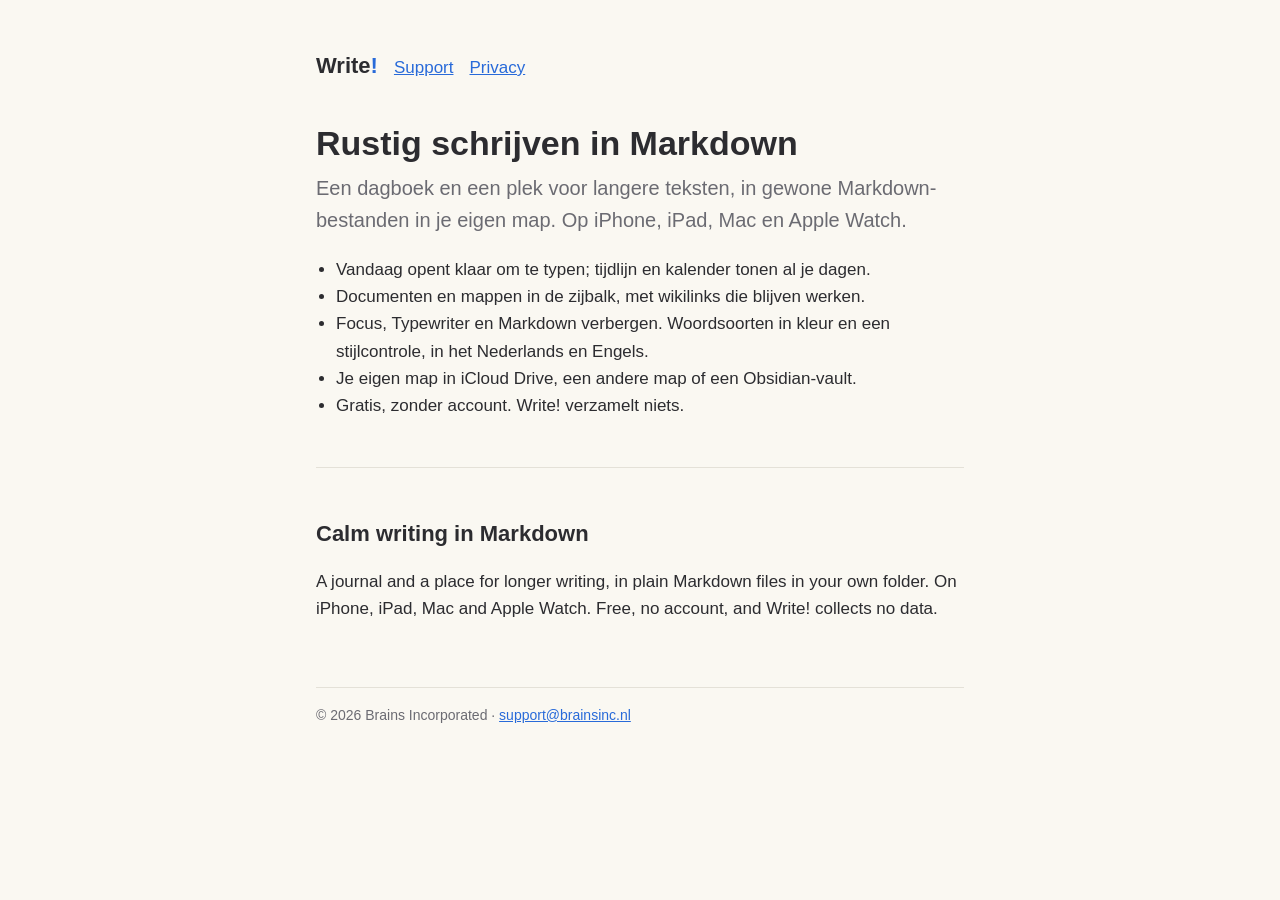
<file: index.html>
<!doctype html>
<html lang="nl">
<head>
<meta charset="utf-8">
<meta name="viewport" content="width=device-width, initial-scale=1">
<title>Write!</title>
<link rel="stylesheet" href="style.css">
</head>
<body>
<main>
<header><a class="home" href="./">Write<span class="accent">!</span></a>
<nav><a href="./support/">Support</a><a href="privacy/">Privacy</a></nav></header>
<h1>Rustig schrijven in Markdown</h1>
<p class="lead">Een dagboek en een plek voor langere teksten, in gewone Markdown-bestanden in je eigen map. Op iPhone, iPad, Mac en Apple Watch.</p>
<ul>
<li>Vandaag opent klaar om te typen; tijdlijn en kalender tonen al je dagen.</li>
<li>Documenten en mappen in de zijbalk, met wikilinks die blijven werken.</li>
<li>Focus, Typewriter en Markdown verbergen. Woordsoorten in kleur en een stijlcontrole, in het Nederlands en Engels.</li>
<li>Je eigen map in iCloud Drive, een andere map of een Obsidian-vault.</li>
<li>Gratis, zonder account. Write! verzamelt niets.</li>
</ul>
<section class="lang" lang="en">
<h2>Calm writing in Markdown</h2>
<p>A journal and a place for longer writing, in plain Markdown files in your own folder. On iPhone, iPad, Mac and Apple Watch. Free, no account, and Write! collects no data.</p>
</section>
<footer>© 2026 Brains Incorporated · <a href="mailto:support@brainsinc.nl">support@brainsinc.nl</a></footer>
</main>
</body>
</html>
</file>
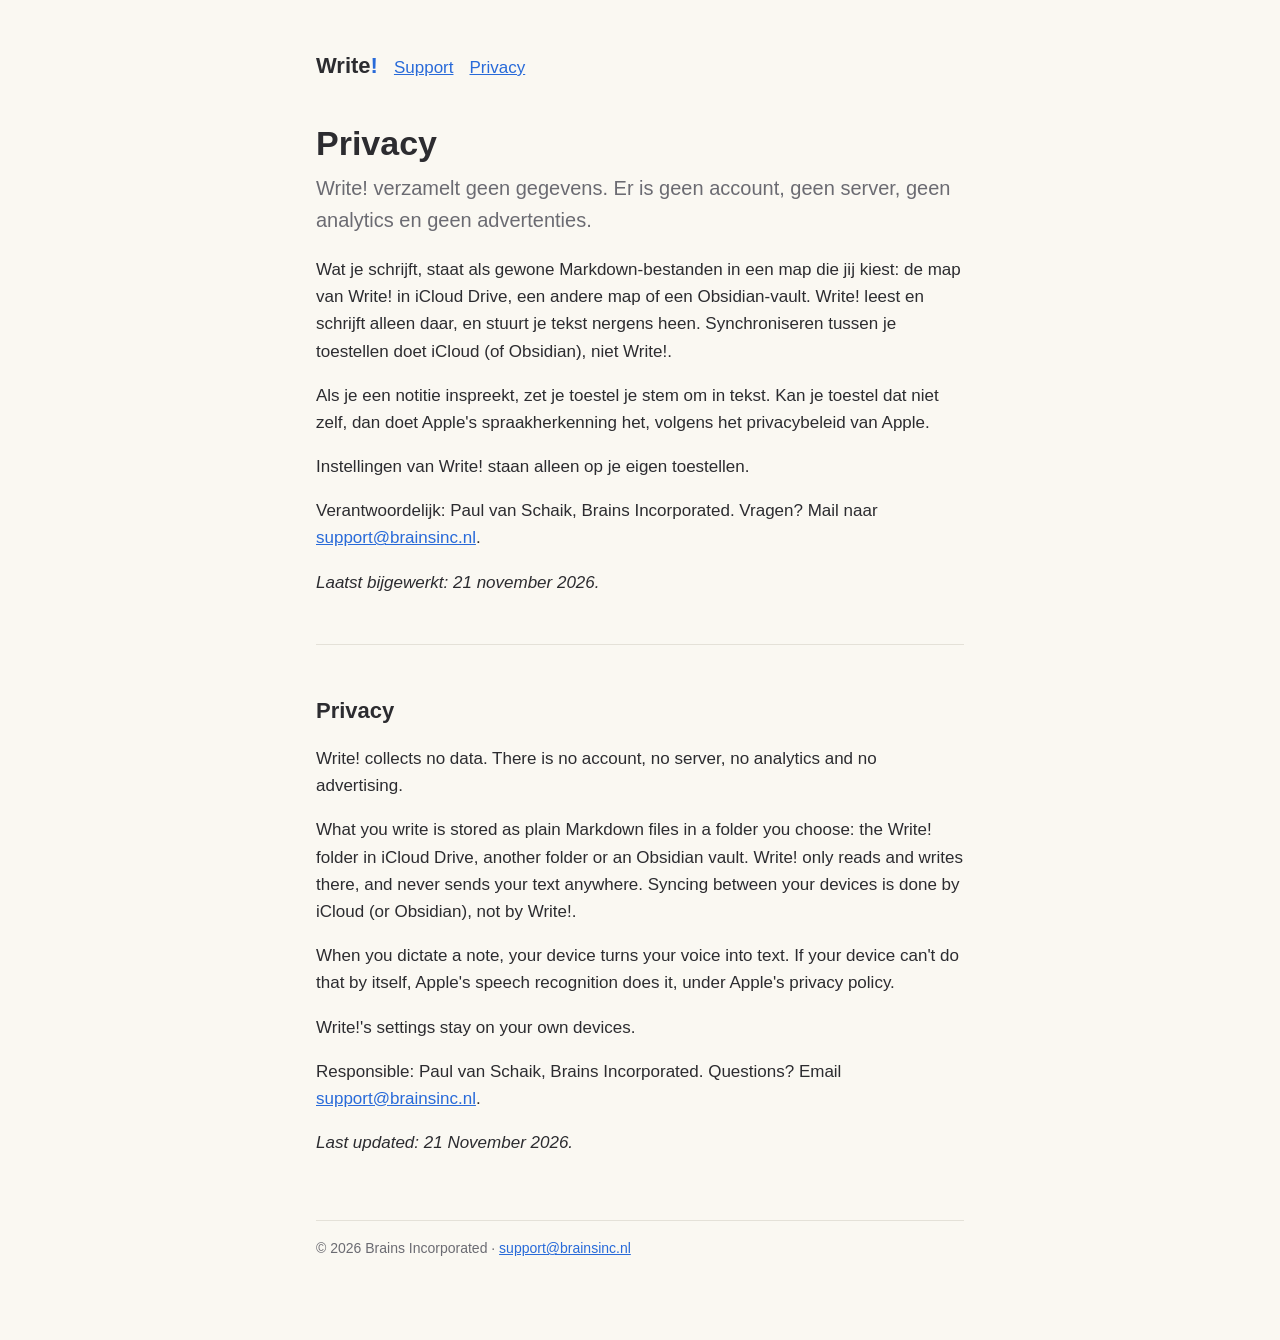
<file: privacy/index.html>
<!doctype html>
<html lang="nl">
<head>
<meta charset="utf-8">
<meta name="viewport" content="width=device-width, initial-scale=1">
<title>Privacy – Write!</title>
<link rel="stylesheet" href="../style.css">
</head>
<body>
<main>
<header><a class="home" href="../">Write<span class="accent">!</span></a>
<nav><a href="../support/">Support</a><a href="../privacy/">Privacy</a></nav></header>
<h1>Privacy</h1>
<p class="lead">Write! verzamelt geen gegevens. Er is geen account, geen server, geen analytics en geen advertenties.</p>
<p>Wat je schrijft, staat als gewone Markdown-bestanden in een map die jij kiest: de map van Write! in iCloud Drive, een andere map of een Obsidian-vault. Write! leest en schrijft alleen daar, en stuurt je tekst nergens heen. Synchroniseren tussen je toestellen doet iCloud (of Obsidian), niet Write!.</p>
<p>Als je een notitie inspreekt, zet je toestel je stem om in tekst. Kan je toestel dat niet zelf, dan doet Apple's spraakherkenning het, volgens het privacybeleid van Apple.</p>
<p>Instellingen van Write! staan alleen op je eigen toestellen.</p>
<p>Verantwoordelijk: Paul van Schaik, Brains Incorporated. Vragen? Mail naar <a href="mailto:support@brainsinc.nl">support@brainsinc.nl</a>.</p>
<p><em>Laatst bijgewerkt: 21 november 2026.</em></p>
<section class="lang" lang="en">
<h2>Privacy</h2>
<p>Write! collects no data. There is no account, no server, no analytics and no advertising.</p>
<p>What you write is stored as plain Markdown files in a folder you choose: the Write! folder in iCloud Drive, another folder or an Obsidian vault. Write! only reads and writes there, and never sends your text anywhere. Syncing between your devices is done by iCloud (or Obsidian), not by Write!.</p>
<p>When you dictate a note, your device turns your voice into text. If your device can't do that by itself, Apple's speech recognition does it, under Apple's privacy policy.</p>
<p>Write!'s settings stay on your own devices.</p>
<p>Responsible: Paul van Schaik, Brains Incorporated. Questions? Email <a href="mailto:support@brainsinc.nl">support@brainsinc.nl</a>.</p>
<p><em>Last updated: 21 November 2026.</em></p>
</section>
<footer>© 2026 Brains Incorporated · <a href="mailto:support@brainsinc.nl">support@brainsinc.nl</a></footer>
</main>
</body>
</html>
</file>
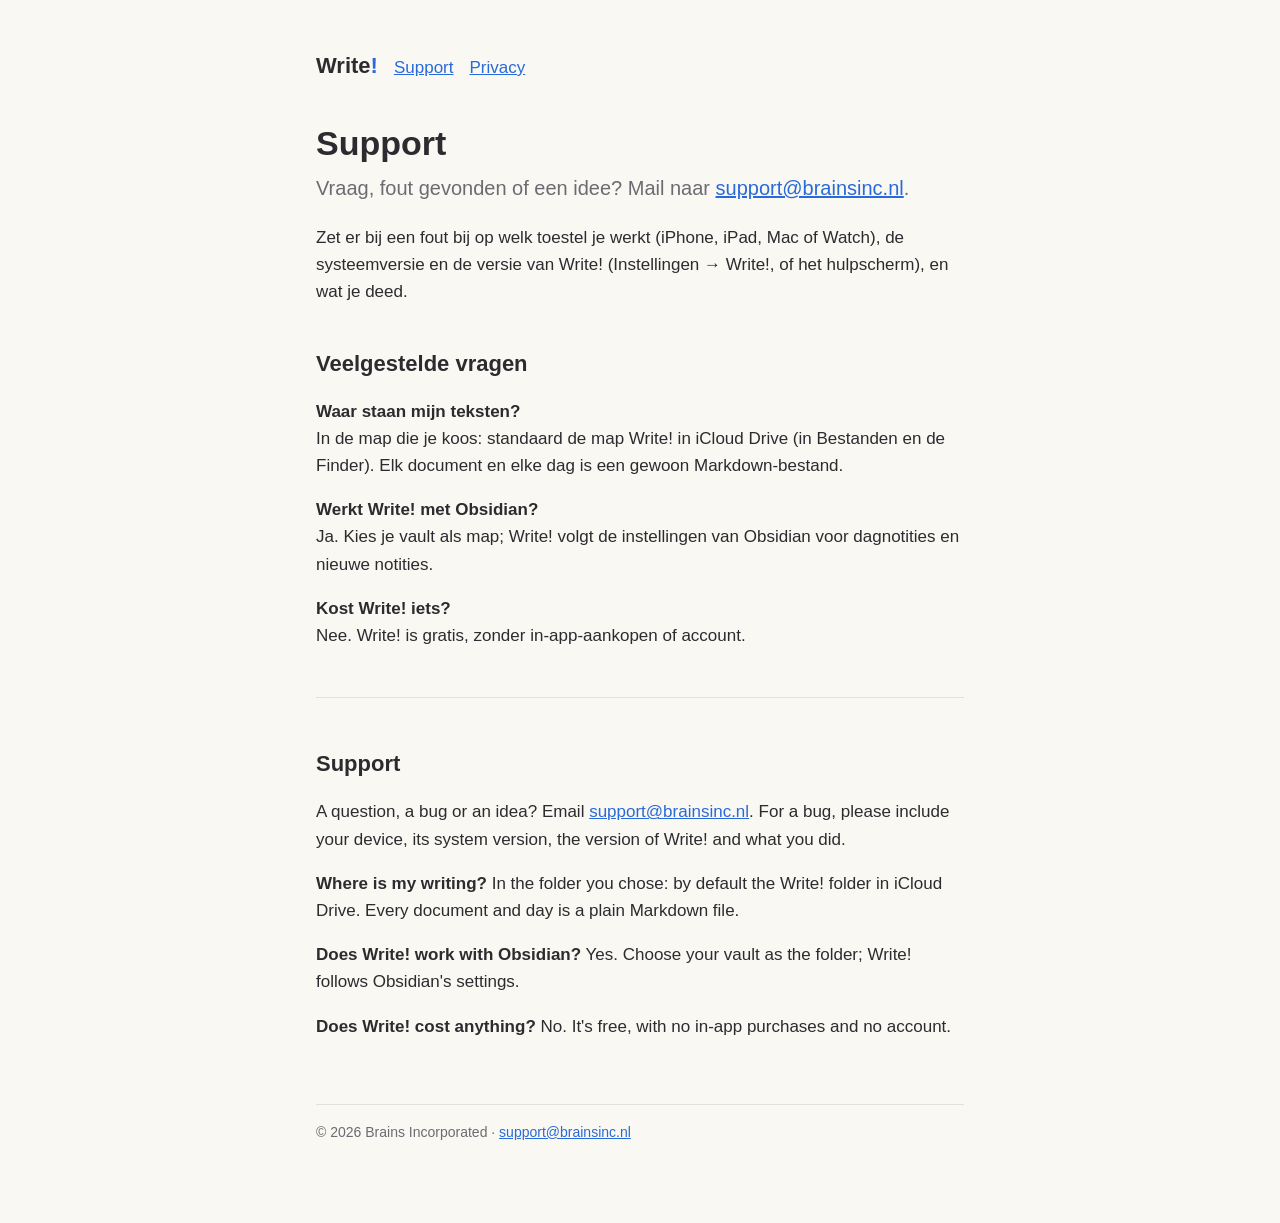
<file: support/index.html>
<!doctype html>
<html lang="nl">
<head>
<meta charset="utf-8">
<meta name="viewport" content="width=device-width, initial-scale=1">
<title>Support – Write!</title>
<link rel="stylesheet" href="../style.css">
</head>
<body>
<main>
<header><a class="home" href="../">Write<span class="accent">!</span></a>
<nav><a href="../support/">Support</a><a href="../privacy/">Privacy</a></nav></header>
<h1>Support</h1>
<p class="lead">Vraag, fout gevonden of een idee? Mail naar <a href="mailto:support@brainsinc.nl">support@brainsinc.nl</a>.</p>
<p>Zet er bij een fout bij op welk toestel je werkt (iPhone, iPad, Mac of Watch), de systeemversie en de versie van Write! (Instellingen → Write!, of het hulpscherm), en wat je deed.</p>
<h2>Veelgestelde vragen</h2>
<p><strong>Waar staan mijn teksten?</strong><br>In de map die je koos: standaard de map Write! in iCloud Drive (in Bestanden en de Finder). Elk document en elke dag is een gewoon Markdown-bestand.</p>
<p><strong>Werkt Write! met Obsidian?</strong><br>Ja. Kies je vault als map; Write! volgt de instellingen van Obsidian voor dagnotities en nieuwe notities.</p>
<p><strong>Kost Write! iets?</strong><br>Nee. Write! is gratis, zonder in-app-aankopen of account.</p>
<section class="lang" lang="en">
<h2>Support</h2>
<p>A question, a bug or an idea? Email <a href="mailto:support@brainsinc.nl">support@brainsinc.nl</a>. For a bug, please include your device, its system version, the version of Write! and what you did.</p>
<p><strong>Where is my writing?</strong> In the folder you chose: by default the Write! folder in iCloud Drive. Every document and day is a plain Markdown file.</p>
<p><strong>Does Write! work with Obsidian?</strong> Yes. Choose your vault as the folder; Write! follows Obsidian's settings.</p>
<p><strong>Does Write! cost anything?</strong> No. It's free, with no in-app purchases and no account.</p>
</section>
<footer>© 2026 Brains Incorporated · <a href="mailto:support@brainsinc.nl">support@brainsinc.nl</a></footer>
</main>
</body>
</html>
</file>
<file: style.css>
:root { --paper: #FAF8F2; --ink: #2C2C30; --muted: #6B6B72; --accent: #286AD9; --line: #E4E1D8; }
@media (prefers-color-scheme: dark) {
  :root { --paper: #1C1C1F; --ink: #ECEBE6; --muted: #A0A0A8; --accent: #5B93F0; --line: #34343A; }
}
* { box-sizing: border-box; }
body { margin: 0; background: var(--paper); color: var(--ink);
  font: 17px/1.6 -apple-system, BlinkMacSystemFont, "Helvetica Neue", sans-serif; }
main { max-width: 680px; margin: 0 auto; padding: 48px 16px 80px; }
header { display: flex; align-items: baseline; gap: 16px; flex-wrap: wrap; margin-bottom: 40px; }
header a.home { font-weight: 700; font-size: 22px; color: var(--ink); text-decoration: none; }
header .accent { color: var(--accent); }
nav { display: flex; gap: 16px; }
nav a, a { color: var(--accent); }
h1 { font-size: 34px; line-height: 1.2; margin: 0 0 8px; }
h2 { font-size: 22px; margin: 40px 0 8px; }
.lead { font-size: 20px; color: var(--muted); margin-top: 0; }
.lang { border-top: 1px solid var(--line); margin-top: 48px; padding-top: 8px; }
footer { color: var(--muted); font-size: 14px; margin-top: 64px; border-top: 1px solid var(--line); padding-top: 16px; }
ul { padding-left: 20px; }
</file>
